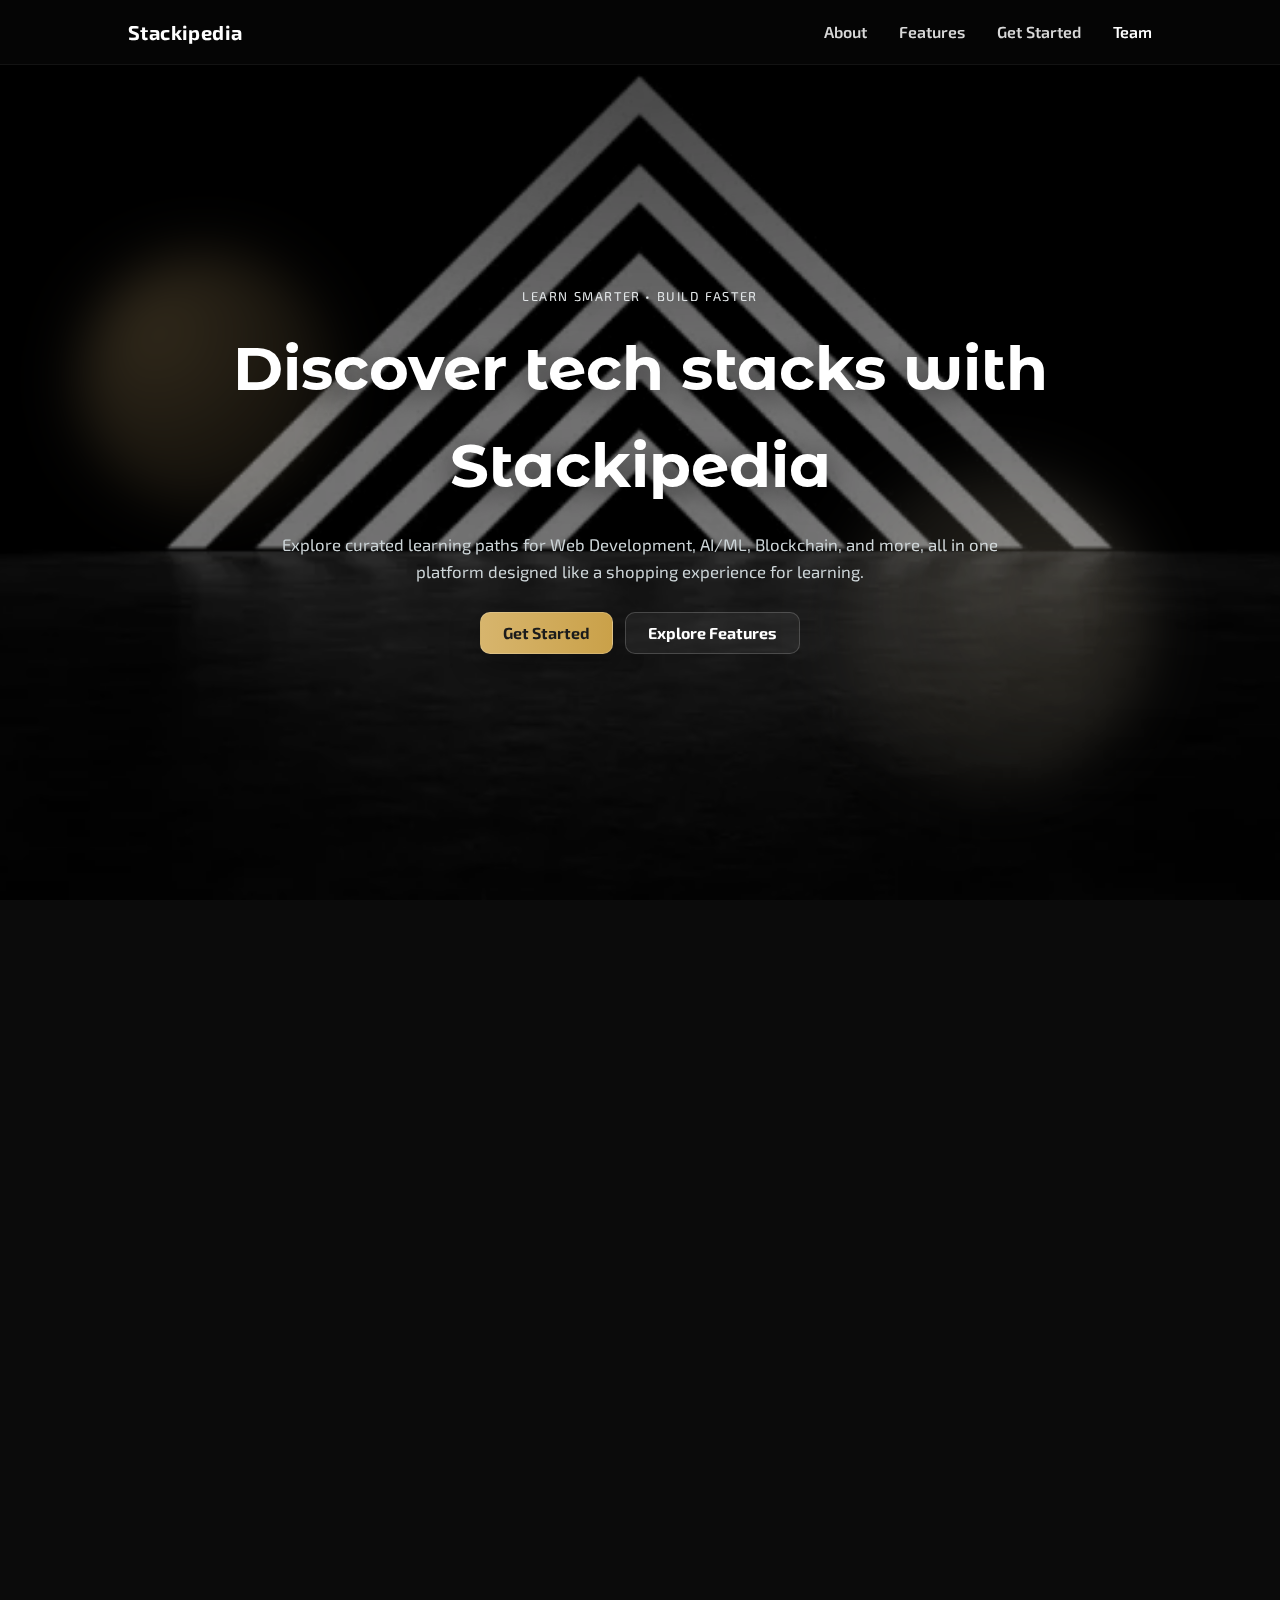
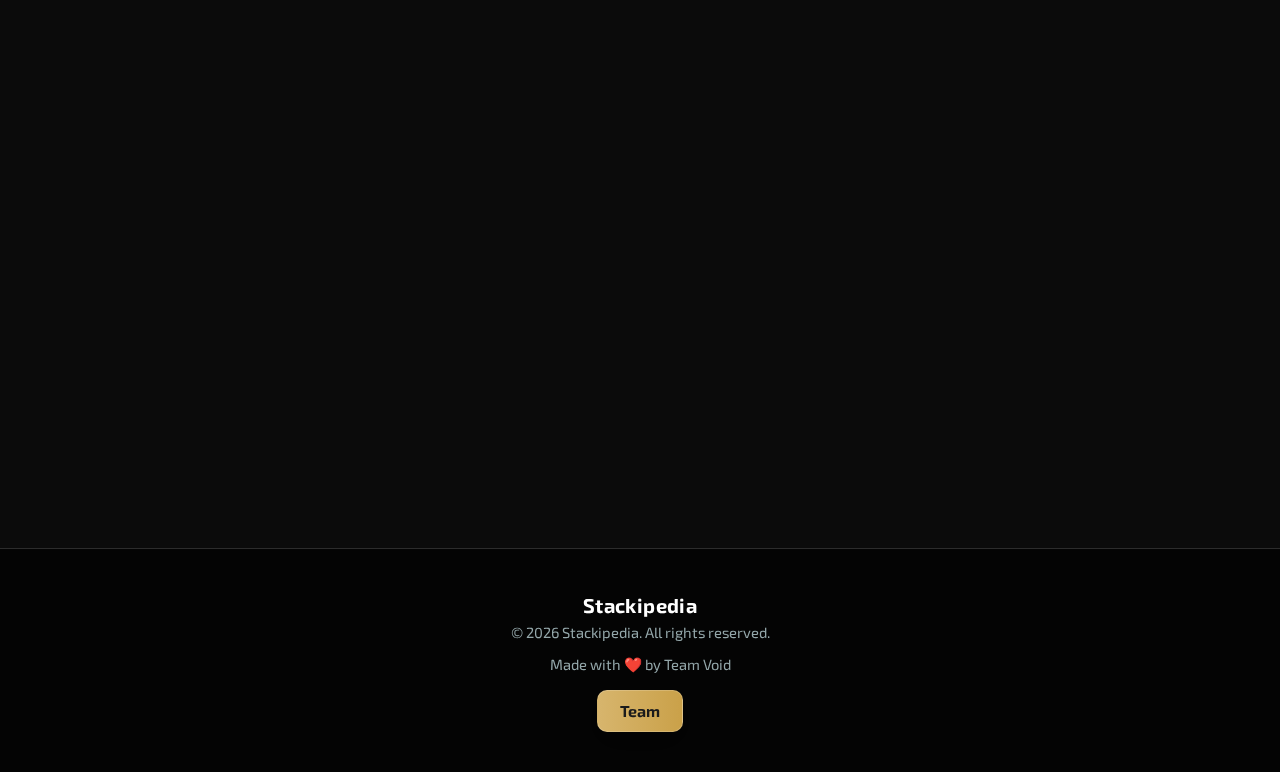
<file: index.html>
<!DOCTYPE html>
<html lang="en">
<head>
  <meta charset="UTF-8">
  <meta name="viewport" content="width=device-width, initial-scale=1.0">
  <title>Stackipedia • Learning Paths</title>
  <link rel="stylesheet" href="landing.css">
  <link href="https://fonts.googleapis.com/css2?family=Montserrat+Alternates:wght@600;700&family=Exo+2:wght@400;600;700&display=swap" rel="stylesheet">
</head>
<body>
  
  <header class="site-header">
    <div class="nav-wrap">
      <div class="logo">Stackipedia</div>
      <button class="nav-toggle" aria-label="Toggle navigation">
        <span></span><span></span><span></span>
      </button>
      <nav class="primary-nav">
        <a href="#about">About</a>
        <a href="#features">Features</a>
        <a href="#getstarted">Get Started</a>
        <a href="#footer_section" class="cta-link">Team</a>
      </nav>
    </div>
  </header>

  <main>
  <section class="hero">
    <div class="hero-inner">
      <p class="eyebrow">Learn smarter • Build faster</p>
      <h1>Discover tech stacks with Stackipedia</h1>
      <p class="subcopy">Explore curated learning paths for Web Development, AI/ML, Blockchain, and more, all in one platform designed like a shopping experience for learning.</p>
      <div class="hero-cta">
        <a href="#getstarted" class="btn">Get Started</a>
        <a href="#features" class="btn btn-ghost">Explore Features</a>
      </div>
    </div>
    <div class="hero-glow" aria-hidden="true"></div>
    <div class="orb orb-a" aria-hidden="true"></div>
    <div class="orb orb-b" aria-hidden="true"></div>
  </section>

  <section id="about" class="section about reveal">
    <h2>About Stackipedia</h2>
    <p>Stackipedia is a learning platform designed like an online shopping site, but instead of products, it offers technology learning paths. Each “stack” includes a description, difficulty level, career opportunities, and a clear roadmap to master the technology. Learners can explore stacks, add them to a personal wishlist, access curated resources, and track their progress—making learning structured, interactive, and fun.</p>
  </section>

  <section id="features" class="section features reveal">
    <h2>Features</h2>
    <div class="grid">
      <div class="card reveal">
        <h3>Explore Stacks</h3>
        <p>Browse technology stacks like Web Development, AI/ML, and Blockchain, each with detailed learning paths and career insights.</p>
      </div>
      <div class="card reveal">
        <h3>Wishlist & Track</h3>
        <p>Add learning paths to your personal wishlist and track your progress to stay organized and motivated.</p>
      </div>
      <div class="card reveal">
        <h3>Curated Resources</h3>
        <p>Access handpicked tutorials, GitHub repositories, blogs, and peer-reviewed materials for each stack.</p>
      </div>
      <div class="card reveal">
        <h3>Peer Ratings & Reviews</h3>
        <p>See ratings and reviews from other learners to decide which stacks are right for you.</p>
      </div>
    </div>
  </section>

  <section id="getstarted" class="section cta reveal">
    <h2>Get Started</h2>
    <p>Sign up, explore stacks, create your wishlist, and start learning today. Stackipedia makes mastering technology as simple as shopping online.</p>
    <a href="login.html" class="btn">Get Started</a>
  </section>
  </main>

  <footer id="footer_section">
    <div class="footer-inner">
      <div class="brand">
        <div class="logo">Stackipedia</div>
        <p class="footnote">© <span id="year"></span> Stackipedia. All rights reserved.</p>
        <p class="footnote">Made with ❤️ by Team Void</p>
        <a  href="team.html" class="btn footer-team-btn">Team</a>
      </div>
    </div>
  </footer>

  <script src="landing.js"></script>
  <script>

    document.getElementById('year').textContent = new Date().getFullYear();
  </script>
</body>
</html>
</file>
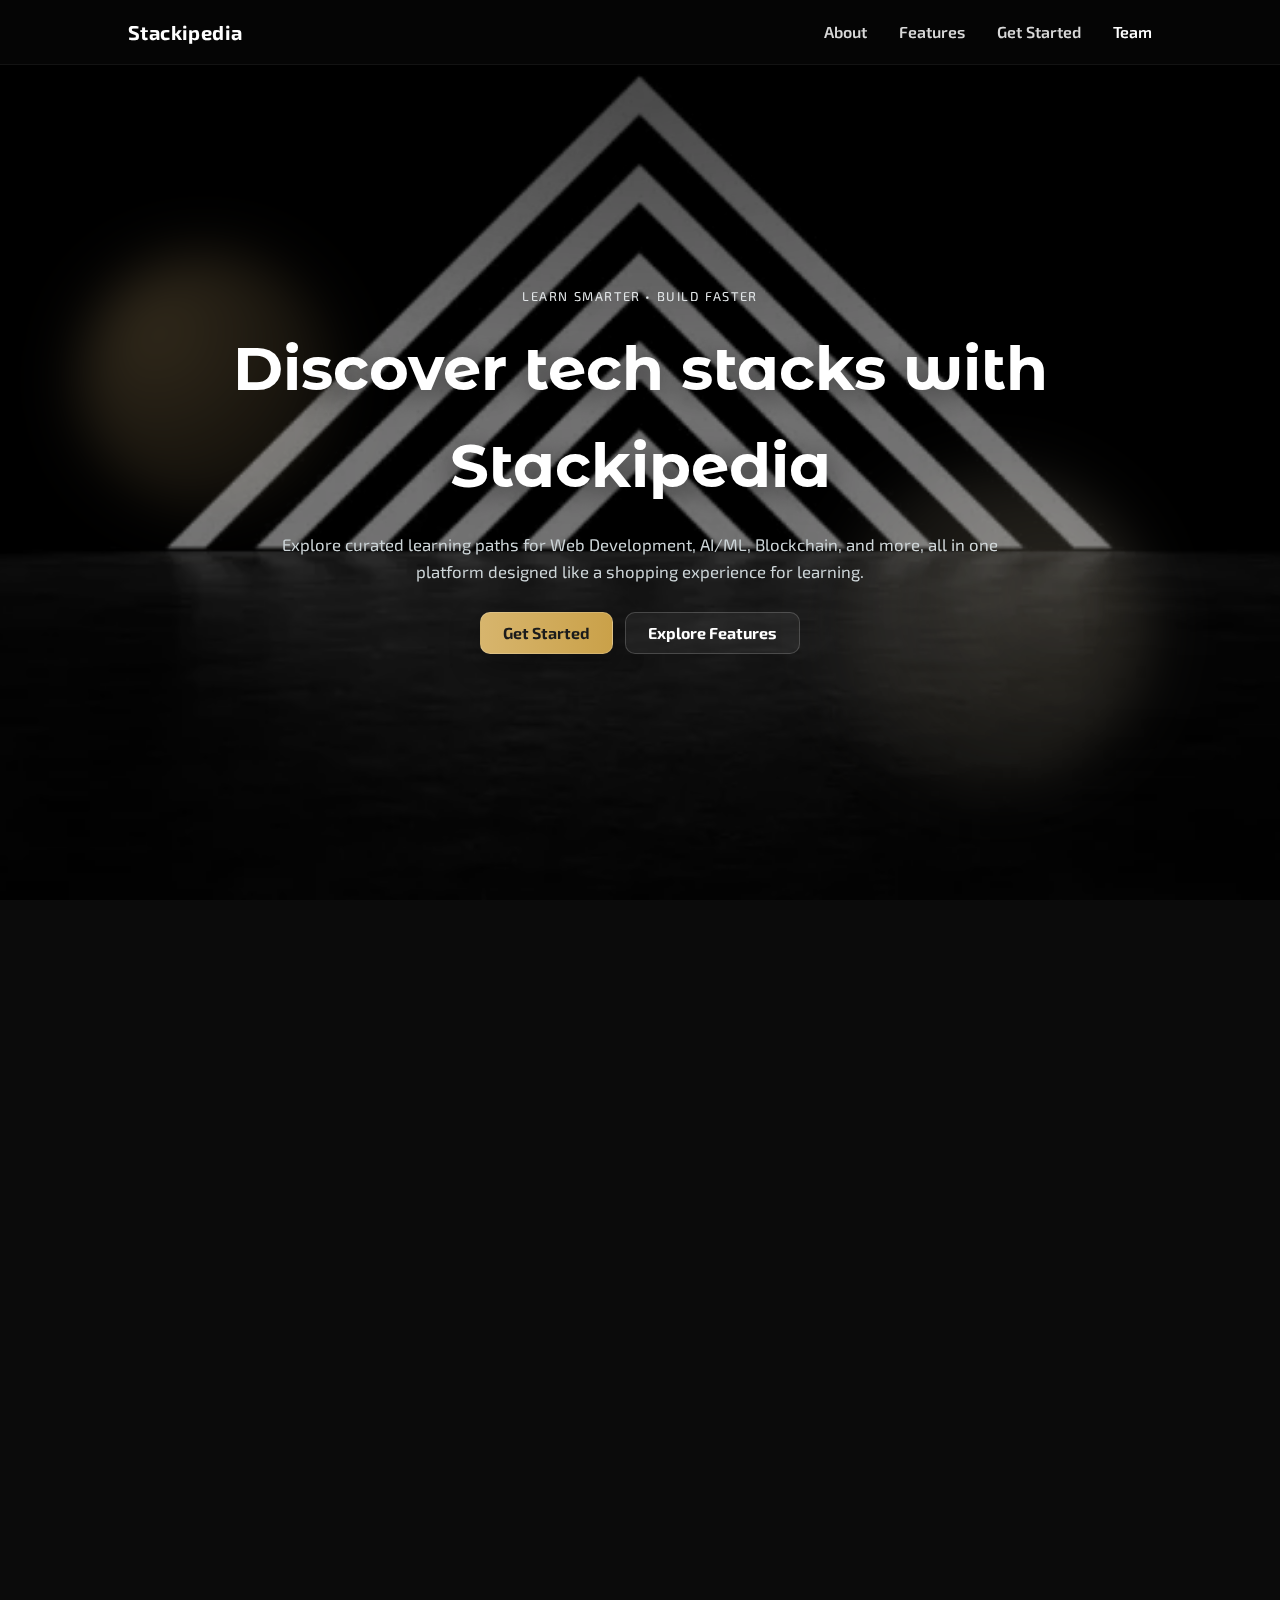
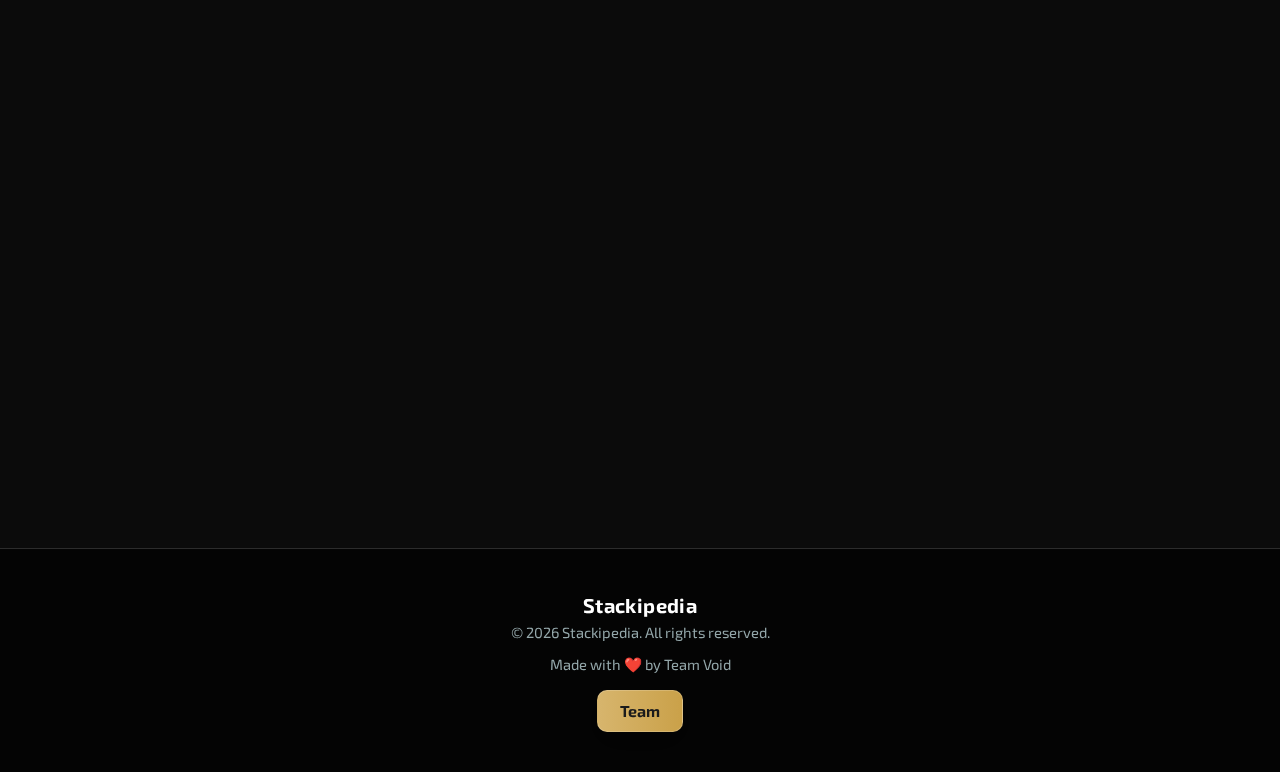
<file: src/pages/index.html>
<!DOCTYPE html>
<html lang="en">
<head>
  <meta charset="UTF-8">
  <meta name="viewport" content="width=device-width, initial-scale=1.0">
  <title>Stackipedia • Learning Paths</title>
  <link rel="stylesheet" href="../styles/landing.css">
  <link href="https://fonts.googleapis.com/css2?family=Montserrat+Alternates:wght@600;700&family=Exo+2:wght@400;600;700&display=swap" rel="stylesheet">
</head>
<body>
  
  <header class="site-header">
    <div class="nav-wrap">
      <div class="logo">Stackipedia</div>
      <button class="nav-toggle" aria-label="Toggle navigation">
        <span></span><span></span><span></span>
      </button>
      <nav class="primary-nav">
        <a href="#about">About</a>
        <a href="#features">Features</a>
        <a href="#getstarted">Get Started</a>
        <a href="#footer_section" class="cta-link">Team</a>
      </nav>
    </div>
  </header>

  <main>
  <section class="hero">
    <div class="hero-inner">
      <p class="eyebrow">Learn smarter • Build faster</p>
      <h1>Discover tech stacks with Stackipedia</h1>
      <p class="subcopy">Explore curated learning paths for Web Development, AI/ML, Blockchain, and more, all in one platform designed like a shopping experience for learning.</p>
      <div class="hero-cta">
        <a href="#getstarted" class="btn">Get Started</a>
        <a href="#features" class="btn btn-ghost">Explore Features</a>
      </div>
    </div>
    <div class="hero-glow" aria-hidden="true"></div>
    <div class="orb orb-a" aria-hidden="true"></div>
    <div class="orb orb-b" aria-hidden="true"></div>
  </section>

  <section id="about" class="section about reveal">
    <h2>About Stackipedia</h2>
    <p>Stackipedia is a learning platform designed like an online shopping site, but instead of products, it offers technology learning paths. Each “stack” includes a description, difficulty level, career opportunities, and a clear roadmap to master the technology. Learners can explore stacks, add them to a personal wishlist, access curated resources, and track their progress—making learning structured, interactive, and fun.</p>
  </section>

  <section id="features" class="section features reveal">
    <h2>Features</h2>
    <div class="grid">
      <div class="card reveal">
        <h3>Explore Stacks</h3>
        <p>Browse technology stacks like Web Development, AI/ML, and Blockchain, each with detailed learning paths and career insights.</p>
      </div>
      <div class="card reveal">
        <h3>Wishlist & Track</h3>
        <p>Add learning paths to your personal wishlist and track your progress to stay organized and motivated.</p>
      </div>
      <div class="card reveal">
        <h3>Curated Resources</h3>
        <p>Access handpicked tutorials, GitHub repositories, blogs, and peer-reviewed materials for each stack.</p>
      </div>
      <div class="card reveal">
        <h3>Peer Ratings & Reviews</h3>
        <p>See ratings and reviews from other learners to decide which stacks are right for you.</p>
      </div>
    </div>
  </section>

  <section id="getstarted" class="section cta reveal">
    <h2>Get Started</h2>
    <p>Sign up, explore stacks, create your wishlist, and start learning today. Stackipedia makes mastering technology as simple as shopping online.</p>
    <a href="./login.html" class="btn">Get Started</a>
  </section>
  </main>

  <footer id="footer_section">
    <div class="footer-inner">
      <div class="brand">
        <div class="logo">Stackipedia</div>
        <p class="footnote">© <span id="year"></span> Stackipedia. All rights reserved.</p>
        <p class="footnote">Made with ❤️ by Team Void</p>
        <a  href="./team.html" class="btn footer-team-btn">Team</a>
      </div>
    </div>
  </footer>

  <script src="../scripts/landing.js"></script>
  <script>

    document.getElementById('year').textContent = new Date().getFullYear();
  </script>
</body>
</html>
</file>
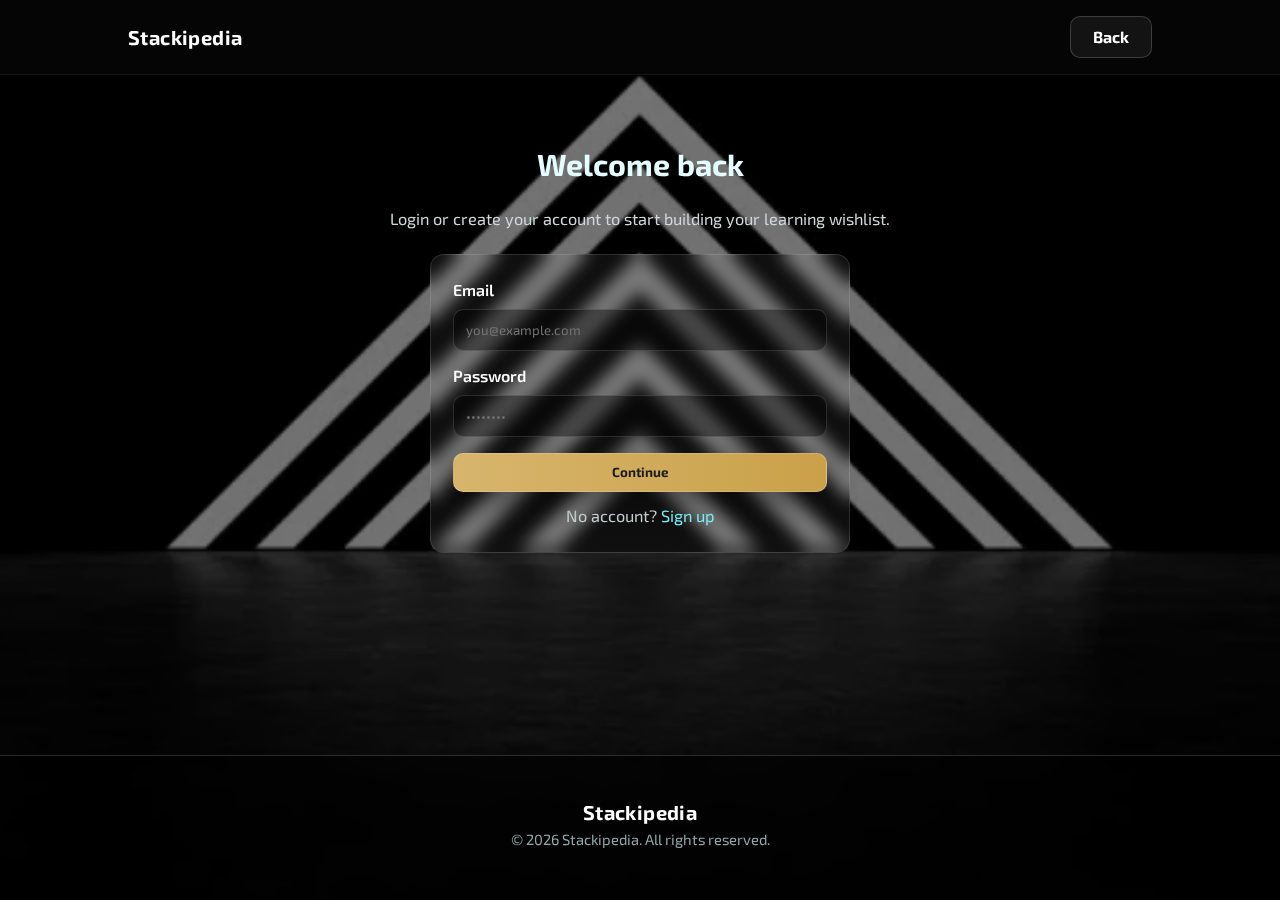
<file: login.html>
<!DOCTYPE html>
<html lang="en">
<head>
  <meta charset="UTF-8">
  <meta name="viewport" content="width=device-width, initial-scale=1.0">
  <title>Stackipedia • Login / Sign Up</title>
  <link rel="stylesheet" href="landing.css">
  <link href="https://fonts.googleapis.com/css2?family=Montserrat+Alternates:wght@600;700&family=Exo+2:wght@400;600;700&display=swap" rel="stylesheet">
</head>
<body>
  <header class="site-header">
    <div class="nav-wrap">
      <div class="logo">Stackipedia</div>
      <a href="index.html" class="btn btn-ghost">Back</a>
    </div>
  </header>

  <main>
    <section class="section" style="padding-top:140px;">
      <h2>Welcome back</h2>
      <p>Login or create your account to start building your learning wishlist.</p>
      <div style="max-width:420px;margin:22px auto 0;text-align:left;background:rgba(255,255,255,0.06);border:1px solid rgba(255,255,255,0.12);border-radius:14px;padding:22px;backdrop-filter:blur(8px);">
        <label style="display:block;font-weight:600;margin-bottom:6px;">Email</label>
        <input type="email" placeholder="you@example.com" style="width:100%;padding:12px;border-radius:10px;border:1px solid rgba(255,255,255,0.14);background:rgba(0,0,0,0.4);color:#fff;margin-bottom:12px;">
        <label style="display:block;font-weight:600;margin-bottom:6px;">Password</label>
        <input type="password" placeholder="••••••••" style="width:100%;padding:12px;border-radius:10px;border:1px solid rgba(255,255,255,0.14);background:rgba(0,0,0,0.4);color:#fff;margin-bottom:16px;">
        <button class="btn" style="width:100%">Continue</button>
        <p style="margin-top:10px;color:#cfd9da;text-align:center;">No account? <a href="#" style="color:#7ef9ff;">Sign up</a></p>
      </div>
    </section>
  </main>

  <footer>
    <div class="footer-inner">
      <div class="brand">
        <div class="logo">Stackipedia</div>
        <p class="footnote">© <span id="year"></span> Stackipedia. All rights reserved.</p>
      </div>
    </div>
  </footer>

  <script>
    document.getElementById('year').textContent = new Date().getFullYear();
  </script>
</body>
</html>
</file>
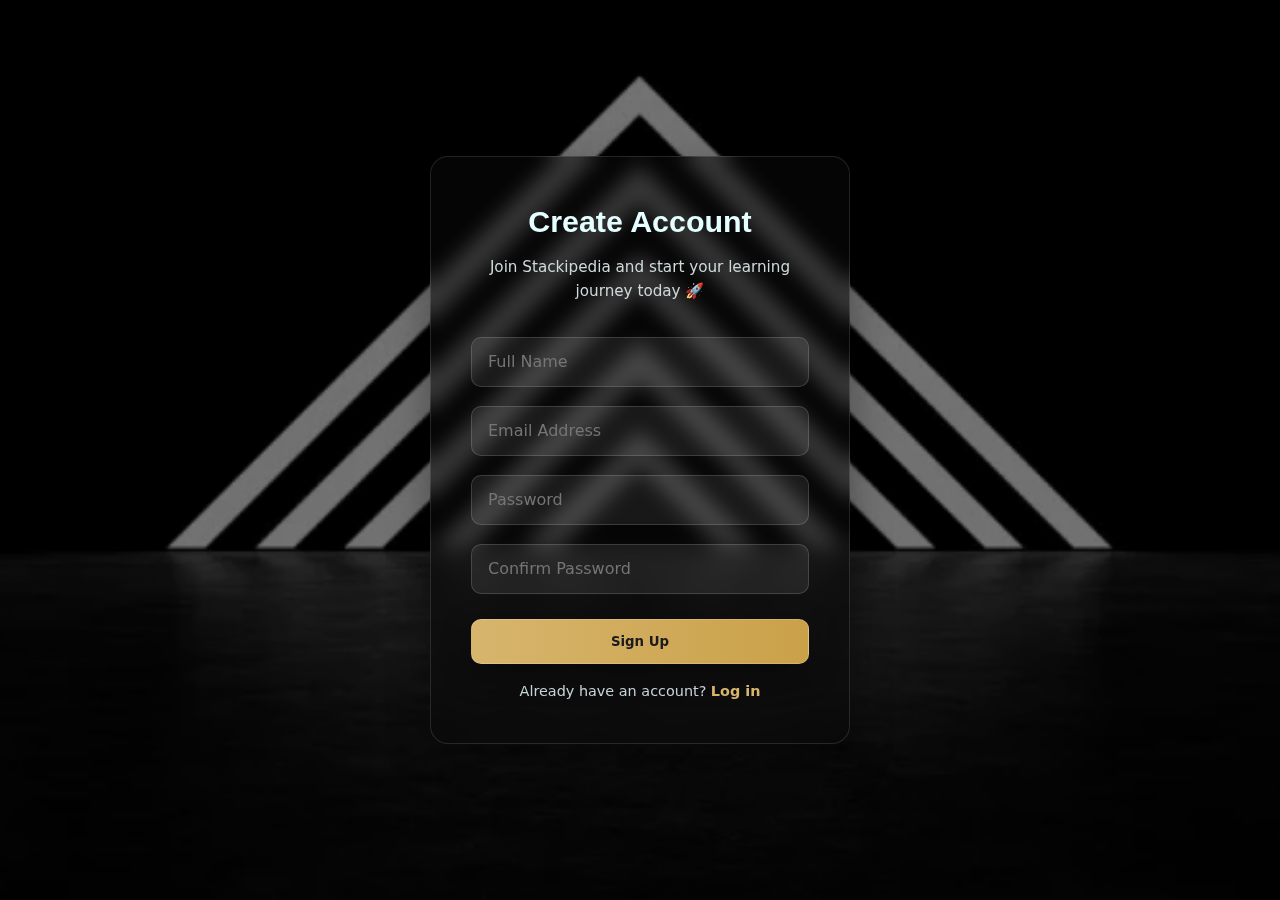
<file: signup.html>
<!DOCTYPE html>
<html lang="en">
<head>
  <meta charset="UTF-8">
  <meta name="viewport" content="width=device-width, initial-scale=1.0">
  <title>Stackipedia • Sign Up</title>
  <link href="stlyle.css" rel="stylesheet">
 
</head>
<body>
  <div class="signup-container">
    <h1>Create Account</h1>
    <p>Join Stackipedia and start your learning journey today 🚀</p>
    <form action="register.php" method="post">
      <input type="text" name="fullname" placeholder="Full Name" required>
      <input type="email" name="email" placeholder="Email Address" required>
      <input type="password" name="password" placeholder="Password" required>
      <input type="password" name="confirm_password" placeholder="Confirm Password" required>
      <button type="submit" class="btn">Sign Up</button>
    </form>
    <div class="signup-footer">
      Already have an account? <a href="login.html">Log in</a>
    </div>
  </div>
</body>
</html>
</file>
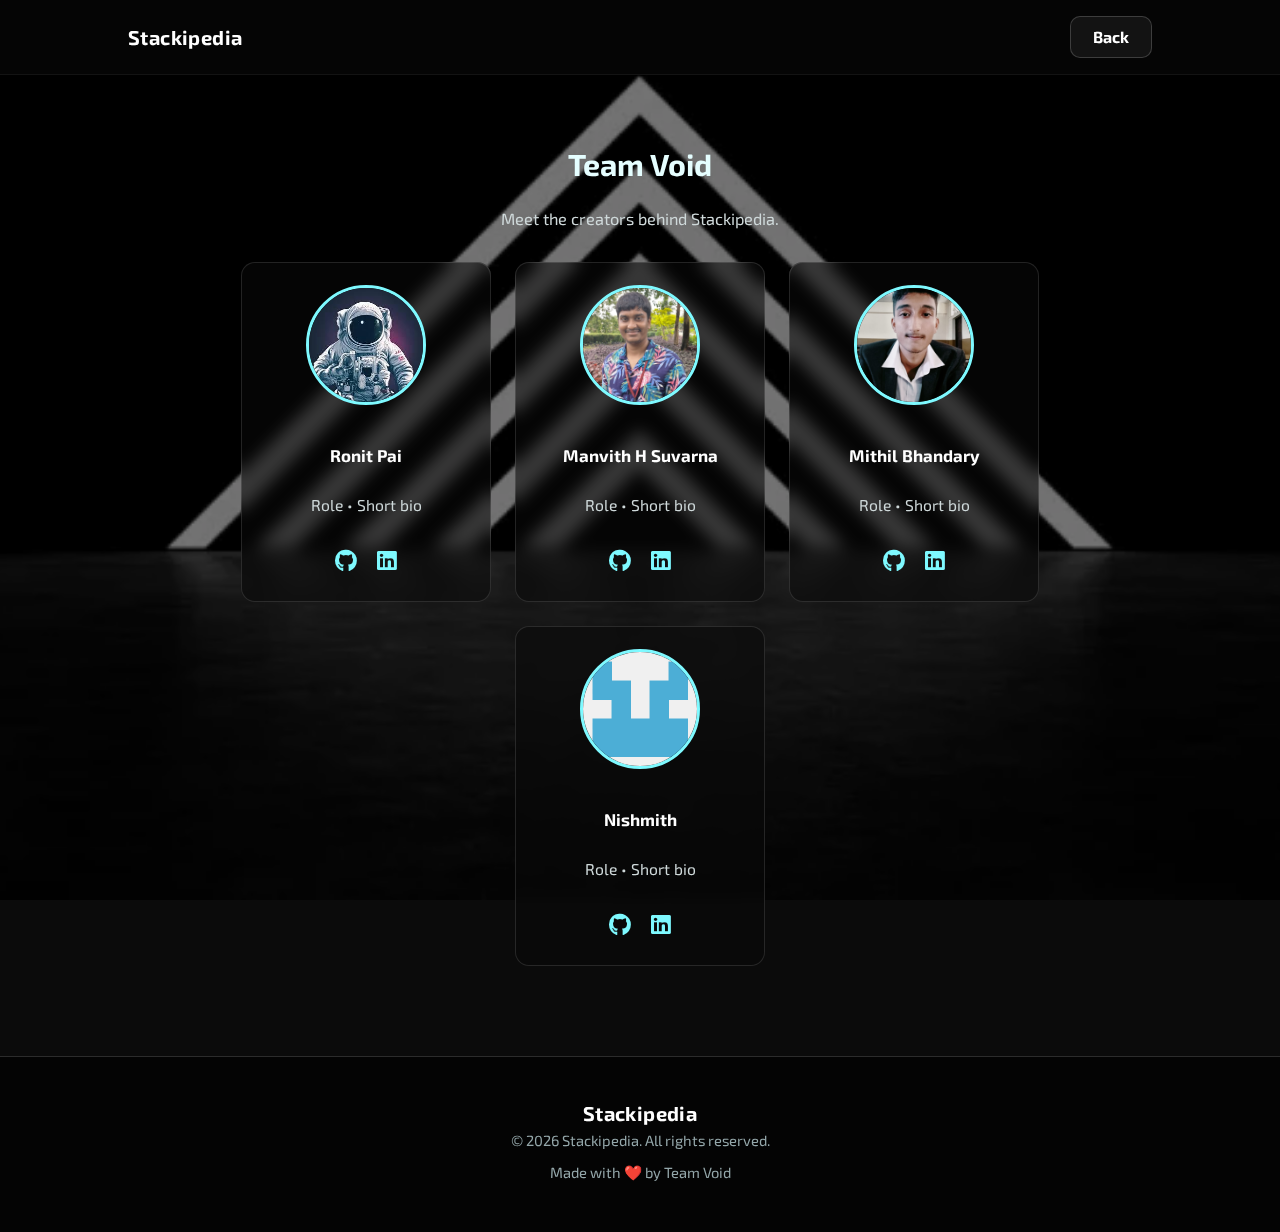
<file: src/pages/team.html>
<!DOCTYPE html>
<html lang="en">
<head>
  <meta charset="UTF-8">
  <meta name="viewport" content="width=device-width, initial-scale=1.0">
  <title>Team Void • Stackipedia</title>
  <link rel="stylesheet" href="../styles/landing.css">
  <link rel="stylesheet" href="https://cdnjs.cloudflare.com/ajax/libs/font-awesome/6.5.0/css/all.min.css">
  <link href="https://fonts.googleapis.com/css2?family=Montserrat+Alternates:wght@600;700&family=Exo+2:wght@400;600;700&display=swap" rel="stylesheet">
  
</head>
<body>
  <header class="site-header">
    <div class="nav-wrap">
      <div class="logo">Stackipedia</div>
      <a href="./index.html" class="btn btn-ghost">Back</a>
    </div>
  </header>

  <main>
    <section class="section" style="padding-top:140px;">
  <h2>Team Void</h2>
  <p>Meet the creators behind Stackipedia.</p>

  <div class="features grid" style="margin-top:24px; gap:24px;">
    
    <div class="card team-card">
      <img src="../../Images/ronit.png" alt="Ronit Pai" class="team-img">
      <h3>Ronit Pai</h3>
      <p>Role • Short bio</p>
      <div class="social-links">
        <a href="https://github.com/Ronit-Pai" target="_blank"><i class="fab fa-github"></i></a>
        <a href="https://www.linkedin.com/in/ronit-pai-85370a356/" target="_blank"><i class="fab fa-linkedin"></i></a>
      </div>
    </div>

    <div class="card team-card">
      <img src="../../Images/manvith.jpg" alt="Manvith H Suvarna" class="team-img">
      <h3>Manvith H Suvarna</h3>
      <p>Role • Short bio</p>
      <div class="social-links">
        <a href="https://github.com/manvith7-max"><i class="fab fa-github"></i></a>
        <a href="https://www.linkedin.com/in/manvith-h-suvarna-b129a6339"><i class="fab fa-linkedin"></i></a>
      </div>
    </div>

    <div class="card team-card">
      <img src="../../Images/mithil.jpg" alt="Mithil" class="team-img">
      <h3>Mithil Bhandary</h3>
      <p>Role • Short bio</p>
      <div class="social-links">
        <a href="https://github.com/Mithil999"><i class="fab fa-github"></i></a>
        <a href="https://www.linkedin.com/in/mithil-bhandary-u-672014324/"><i class="fab fa-linkedin"></i></a>
      </div>
    </div>

    <div class="card team-card">
      <img src="../../Images/nishmith.png" alt="Nishmith" class="team-img">
      <h3>Nishmith</h3>
      <p>Role • Short bio</p>
      <div class="social-links">
        <a href="https://github.com/LemonSharbat" target="_blank"><i class="fab fa-github"></i></a>
        <a href="https://www.linkedin.com/in/nishmith-p-359036327?" target="_blank"><i class="fab fa-linkedin"></i></a>
      </div>
    </div>

  </div>
</section>
  </main>

  <footer>
    <div class="footer-inner">
      <div class="brand">
        <div class="logo">Stackipedia</div>
        <p class="footnote">© <span id="year"></span> Stackipedia. All rights reserved.</p>
        <p class="footnote">Made with ❤️ by Team Void</p>
      </div>
    </div>
  </footer>

  <script>
    document.getElementById('year').textContent = new Date().getFullYear();
  </script>
</body>
</html>
</file>
<file: landing.css>
/* Reset & global styles */
* {
    margin: 0;
    padding: 0;
    box-sizing: border-box;
     font-family: 'Exo 2', system-ui, -apple-system, Segoe UI, Roboto, Helvetica, Arial, sans-serif;
 }
   
  body {
     display: flex;
     flex-direction: column;
     min-height: 100vh;
     background: url('Images/back.jpg') center/cover no-repeat fixed, #0b0b0b;
     color: #ffffff;
     line-height: 1.6;
   }
  
  /* Dark overlay to increase contrast over image */
  body::before {
     content: "";
     position: fixed;
     inset: 0;
     background: linear-gradient(rgba(0,0,0,0.55), rgba(0,0,0,0.55));
     pointer-events: none;
     z-index: -1;
   }
 
 main {
   flex: 1; /* keeps footer at bottom */
 }
 
 a {
     text-decoration: none;
     color: inherit;
 }
 
 /* Header & nav */
.site-header {
    position: fixed;
    top: 0;
    width: 100%;
    z-index: 100;
    background: rgba(10, 10, 10, 0.55);
    backdrop-filter: blur(10px);
    border-bottom: 1px solid rgba(255,255,255,0.06);
 }
 
 .nav-wrap {
    display: flex;
    justify-content: space-between;
    align-items: center;
    padding: 16px 10%;
 }
   
.logo {
    font-size: 1.25rem;
    font-weight: 700;
    letter-spacing: 0.4px;
    color: #ffffff;
 }
 
 .nav-toggle {
    display: none;
    flex-direction: column;
    gap: 6px;
    background: transparent;
    border: 0;
    cursor: pointer;
 }
 .nav-toggle span {
    display: block;
    width: 22px;
    height: 2px;
    background: #ffffff;
    border-radius: 2px;
 }
   
 .primary-nav a {
    margin-left: 28px;
    font-weight: 600;
    color: #d9d9d9;
    transition: color 0.25s ease;
 }
.primary-nav a:hover { color: #d7b56d; }
 .primary-nav .cta-link { color: #ffffff; }
 
 /* Hero */
 .hero {
    min-height: 100vh;
    display: grid;
    align-items: center;
    text-align: center;
    padding: 120px 10% 80px;
    position: relative;
 }
 .hero-inner { max-width: 860px; margin: 0 auto; }
.hero-glow {
    position: absolute;
    inset: 0;
    pointer-events: none;
    background: radial-gradient(900px 420px at 50% 10%, rgba(0,0,0,0.35), transparent 70%);
    filter: blur(10px);
    z-index: -1;
 }
 /* Animated orbs */
.orb { position: absolute; border-radius: 9999px; filter: blur(26px); opacity: 0.35; mix-blend-mode: screen; }
.orb-a { width: 260px; height: 260px; left: 6%; top: 28%; background: radial-gradient(circle at 30% 30%, rgba(255, 214, 140, 0.55), rgba(255,214,140,0.05)); animation: floatA 18s ease-in-out infinite; }
.orb-b { width: 320px; height: 320px; right: 10%; top: 52%; background: radial-gradient(circle at 70% 40%, rgba(255, 238, 200, 0.45), rgba(255,238,200,0.04)); animation: floatB 22s ease-in-out infinite; }
 @keyframes floatA { 0%, 100% { transform: translate3d(0,0,0) scale(1); } 50% { transform: translate3d(18px, -16px, 0) scale(1.06); } }
 @keyframes floatB { 0%, 100% { transform: translate3d(0,0,0) scale(1); } 50% { transform: translate3d(-16px, 14px, 0) scale(1.04); } }
 
.eyebrow { color: #e4e8ea; text-transform: uppercase; font-size: 0.8rem; letter-spacing: 1.6px; margin-bottom: 14px; }
 .hero h1 {
     font-family: 'Montserrat Alternates', system-ui, -apple-system, Segoe UI, Roboto, Helvetica, Arial, sans-serif;
     font-size: clamp(2.6rem, 5vw, 3.8rem);
     margin-bottom: 16px;
     color: #ffffff;
     text-shadow: 0 6px 28px rgba(0,0,0,0.55);
   }
.subcopy {
    font-size: 1.05rem;
    margin: 0 auto 28px;
    max-width: 720px;
    color: #ccd4d7;
 }
  .hero-cta { display: flex; gap: 12px; justify-content: center; flex-wrap: wrap; margin-top: 8px; }
  .hero-cta .btn { flex: 0 1 auto; }
 
.btn {
    padding: 12px 22px;
    background: linear-gradient(90deg, #d7b56d, #caa149);
    color: #1b1b1b;
    font-weight: 700;
    border-radius: 10px;
    border: 1px solid rgba(255,255,255,0.18);
    box-shadow: 0 10px 30px rgba(0,0,0,0.35);
    transition: transform 0.15s ease, filter 0.25s ease;
    position: relative;
    overflow: hidden;
    display: inline-flex;
    align-items: center;
    justify-content: center;
    line-height: 1;
 }
 .btn:hover { transform: translateY(-1px); filter: brightness(1.05); }
 .btn:active { transform: translateY(0); }
.btn::after {
    content: "";
    position: absolute;
    inset: 0;
    background: linear-gradient(120deg, rgba(255,255,255,0.0) 0%, rgba(255,255,255,0.22) 50%, rgba(255,255,255,0.0) 100%);
    transform: translateX(-120%) skewX(-20deg);
    pointer-events: none;
 }
 .btn:hover::after { animation: shimmer 0.9s forwards; }
 @keyframes shimmer { to { transform: translateX(120%) skewX(-20deg); } }
 
.btn.btn-ghost {
    background: rgba(255,255,255,0.06);
    color: #ffffff;
    border: 1px solid rgba(255,255,255,0.18);
    box-shadow: none;
 }
 
 /* Sections */
  .section { padding: 96px 10% 96px; text-align: center; }
 .section h2 { font-size: 1.9rem; margin-bottom: 16px; color: #e5feff; }
 .section p { max-width: 760px; margin: 0 auto; font-size: 1.02rem; line-height: 1.7; color: #cfd9da; }
 
 /* Features grid */
 .features .grid {
    margin-top: 28px;
    display: grid;
    grid-template-columns: repeat(4, 1fr);
    gap: 18px;
 }
.features .card {
    text-align: left;
    padding: 22px;
     background: rgba(10,10,10,0.55);
    border: 1px solid rgba(255,255,255,0.12);
    border-radius: 14px;
    backdrop-filter: blur(8px);
    transform: translateY(6px);
    transition: transform 200ms ease, box-shadow 200ms ease, border-color 200ms ease;
 }
 .features .card:hover {
    transform: translateY(0);
    box-shadow: 0 20px 40px rgba(0,0,0,0.35);
    border-color: rgba(255,255,255,0.22);
 }
 .features .card h3 { color: #ffffff; margin-bottom: 8px; font-size: 1.06rem; }
 .features .card p { margin: 0; color: #cfd9da; font-size: 0.98rem; }
 
 /* CTA section */
 .cta { position: relative; }
.cta::before {
    content: "";
    position: absolute;
    inset: 0;
    background: radial-gradient(420px 220px at 50% 0%, rgba(0, 0, 0, 0.25), transparent 70%);
    z-index: -1;
 }
  
  .cta .btn {
    display: inline-flex;
    align-items: center;
    justify-content: center;
    margin-top: 16px;
    padding: 12px 26px;
    background: linear-gradient(90deg, #d7b56d, #caa149);
    color: #1b1b1b;
    border: 1px solid rgba(255,255,255,0.18);
    box-shadow: 0 10px 30px rgba(0,0,0,0.35);
  }
 
 /* Footer */
footer { background: rgba(0,0,0,0.6); padding: 40px 10%; margin-top: auto; backdrop-filter: blur(8px); border-top: 1px solid rgba(255,255,255,0.16); }
  .footer-inner { display: flex; justify-content: center; align-items: center; gap: 14px; flex-direction: column; max-width: 1200px; margin: 0 auto; text-align: center; }
 footer h2 { color: #e5feff; margin-bottom: 12px; }
 footer p { margin-bottom: 8px; color: #c7d4d6; }
 footer .socials { display: flex; gap: 14px; }
 footer .socials a { color: #9beef2; transition: color 0.25s ease; }
 footer .socials a:hover { color: #ffffff; }
 .footnote { font-size: 0.92rem; color: #94a7aa; }

/* Footer team button */
.footer-team-btn { margin-top: 6px; }
 
 /* Responsive */
 @media (max-width: 900px) {
    .features .grid { grid-template-columns: repeat(2, 1fr); }
 }
 @media (max-width: 640px) {
    .primary-nav { position: absolute; top: 64px; right: 10%; left: 10%; background: rgba(0,0,0,0.7); border: 1px solid rgba(255,255,255,0.12); border-radius: 12px; padding: 14px; display: none; flex-direction: column; }
    .primary-nav.open { display: flex; }
    .primary-nav a { margin: 8px 0; }
    .nav-toggle { display: flex; }
    .features .grid { grid-template-columns: 1fr; }
     footer { text-align: center; }
     .footer-inner { justify-content: center; }
     .hero-cta { flex-direction: column; }
     .hero-cta .btn { width: 100%; }
 }
 
 /* Scroll reveal */
 .reveal { opacity: 0; transform: translateY(16px); transition: opacity 600ms ease, transform 600ms ease; }
 .reveal.visible { opacity: 1; transform: translateY(0); }
 

 /*------------team.login------------*/

.features.grid {
  display: flex;
  justify-content: center;
  align-items: stretch;
  gap: 30px;
  flex-wrap: wrap;
  max-width: 1200px;
  margin: 0 auto;
}


/* Card sizing */
.team-card {
  width: 250px;             
  min-height: 340px;         
  display: flex;
  flex-direction: column;
  align-items: center;      
  justify-content: space-between;
  text-align: center;
  padding: 20px;
  border-radius: 16px;
  background: rgba(255, 255, 255, 0.05);
  transition: transform 0.3s ease, box-shadow 0.3s ease;
}


/* Hover effect */
.team-card:hover {
  transform: translateY(-8px);
  box-shadow: 0 8px 20px rgba(0,0,0,0.25);
}

.team-card h3 {
  font-size: 1.1rem;
  margin: 10px 0 5px;
  word-break: break-word; 
}

/* Team image styling */
.team-img {
  width: 120px;
  height: 120px;
  border-radius: 50%;
  object-fit: cover;
  margin-bottom: 12px;
  border: 3px solid #7ef9ff;
  flex-shrink: 0;
}


/* Social links */
.social-links {
  margin-top: 10px;
}

.social-links a {
  color: #7ef9ff;
  margin: 0 8px;
  font-size: 1.4rem;
  transition: color 0.3s ease;
}

.social-links a:hover {
  color: #00d4ff;
}

/*-----------------------------------------*/
</file>
<file: src/styles/landing.css>
/* Reset & global styles */
* {
   margin: 0;
   padding: 0;
   box-sizing: border-box;
    font-family: 'Exo 2', system-ui, -apple-system, Segoe UI, Roboto, Helvetica, Arial, sans-serif;
}
  
 body {
    display: flex;
    flex-direction: column;
    min-height: 100vh;
    background: url('../../Images/back.jpg') center/cover no-repeat fixed, #0b0b0b;
    color: #ffffff;
    line-height: 1.6;
  }
 
 /* Dark overlay to increase contrast over image */
 body::before {
    content: "";
    position: fixed;
    inset: 0;
    background: linear-gradient(rgba(0,0,0,0.55), rgba(0,0,0,0.55));
    pointer-events: none;
    z-index: -1;
  }

main {
  flex: 1; /* keeps footer at bottom */
}

a {
    text-decoration: none;
    color: inherit;
}

/* Header & nav */
.site-header {
   position: fixed;
   top: 0;
   width: 100%;
   z-index: 100;
   background: rgba(10, 10, 10, 0.55);
   backdrop-filter: blur(10px);
   border-bottom: 1px solid rgba(255,255,255,0.06);
}

.nav-wrap {
   display: flex;
   justify-content: space-between;
   align-items: center;
   padding: 16px 10%;
}
  
.logo {
   font-size: 1.25rem;
   font-weight: 700;
   letter-spacing: 0.4px;
   color: #ffffff;
}

.nav-toggle {
   display: none;
   flex-direction: column;
   gap: 6px;
   background: transparent;
   border: 0;
   cursor: pointer;
}
.nav-toggle span {
   display: block;
   width: 22px;
   height: 2px;
   background: #ffffff;
   border-radius: 2px;
}
  
.primary-nav a {
   margin-left: 28px;
   font-weight: 600;
   color: #d9d9d9;
   transition: color 0.25s ease;
}
.primary-nav a:hover { color: #d7b56d; }
.primary-nav .cta-link { color: #ffffff; }

/* Hero */
.hero {
   min-height: 100vh;
   display: grid;
   align-items: center;
   text-align: center;
   padding: 120px 10% 80px;
   position: relative;
}
.hero-inner { max-width: 860px; margin: 0 auto; }
.hero-glow {
   position: absolute;
   inset: 0;
   pointer-events: none;
   background: radial-gradient(900px 420px at 50% 10%, rgba(0,0,0,0.35), transparent 70%);
   filter: blur(10px);
   z-index: -1;
}
/* Animated orbs */
.orb { position: absolute; border-radius: 9999px; filter: blur(26px); opacity: 0.35; mix-blend-mode: screen; }
.orb-a { width: 260px; height: 260px; left: 6%; top: 28%; background: radial-gradient(circle at 30% 30%, rgba(255, 214, 140, 0.55), rgba(255,214,140,0.05)); animation: floatA 18s ease-in-out infinite; }
.orb-b { width: 320px; height: 320px; right: 10%; top: 52%; background: radial-gradient(circle at 70% 40%, rgba(255, 238, 200, 0.45), rgba(255,238,200,0.04)); animation: floatB 22s ease-in-out infinite; }
@keyframes floatA { 0%, 100% { transform: translate3d(0,0,0) scale(1); } 50% { transform: translate3d(18px, -16px, 0) scale(1.06); } }
@keyframes floatB { 0%, 100% { transform: translate3d(0,0,0) scale(1); } 50% { transform: translate3d(-16px, 14px, 0) scale(1.04); } }

.eyebrow { color: #e4e8ea; text-transform: uppercase; font-size: 0.8rem; letter-spacing: 1.6px; margin-bottom: 14px; }
.hero h1 {
    font-family: 'Montserrat Alternates', system-ui, -apple-system, Segoe UI, Roboto, Helvetica, Arial, sans-serif;
    font-size: clamp(2.6rem, 5vw, 3.8rem);
    margin-bottom: 16px;
    color: #ffffff;
    text-shadow: 0 6px 28px rgba(0,0,0,0.55);
  }
.subcopy {
   font-size: 1.05rem;
   margin: 0 auto 28px;
   max-width: 720px;
   color: #ccd4d7;
}
 .hero-cta { display: flex; gap: 12px; justify-content: center; flex-wrap: wrap; margin-top: 8px; }
 .hero-cta .btn { flex: 0 1 auto; }

.btn {
   padding: 12px 22px;
   background: linear-gradient(90deg, #d7b56d, #caa149);
   color: #1b1b1b;
   font-weight: 700;
   border-radius: 10px;
   border: 1px solid rgba(255,255,255,0.18);
   box-shadow: 0 10px 30px rgba(0,0,0,0.35);
   transition: transform 0.15s ease, filter 0.25s ease;
   position: relative;
   overflow: hidden;
   display: inline-flex;
   align-items: center;
   justify-content: center;
   line-height: 1;
}
.btn:hover { transform: translateY(-1px); filter: brightness(1.05); }
.btn:active { transform: translateY(0); }
.btn::after {
   content: "";
   position: absolute;
   inset: 0;
   background: linear-gradient(120deg, rgba(255,255,255,0.0) 0%, rgba(255,255,255,0.22) 50%, rgba(255,255,255,0.0) 100%);
   transform: translateX(-120%) skewX(-20deg);
   pointer-events: none;
}
.btn:hover::after { animation: shimmer 0.9s forwards; }
@keyframes shimmer { to { transform: translateX(120%) skewX(-20deg); } }

.btn.btn-ghost {
   background: rgba(255,255,255,0.06);
   color: #ffffff;
   border: 1px solid rgba(255,255,255,0.18);
   box-shadow: none;
}

/* Sections */
 .section { padding: 96px 10% 96px; text-align: center; }
.section h2 { font-size: 1.9rem; margin-bottom: 16px; color: #e5feff; }
.section p { max-width: 760px; margin: 0 auto; font-size: 1.02rem; line-height: 1.7; color: #cfd9da; }

/* Features grid */
.features .grid {
   margin-top: 28px;
   display: grid;
   grid-template-columns: repeat(4, 1fr);
   gap: 18px;
}
.features .card {
   text-align: left;
   padding: 22px;
    background: rgba(10,10,10,0.55);
   border: 1px solid rgba(255,255,255,0.12);
   border-radius: 14px;
   backdrop-filter: blur(8px);
   transform: translateY(6px);
   transition: transform 200ms ease, box-shadow 200ms ease, border-color 200ms ease;
}
.features .card:hover {
   transform: translateY(0);
   box-shadow: 0 20px 40px rgba(0,0,0,0.35);
   border-color: rgba(255,255,255,0.22);
}
.features .card h3 { color: #ffffff; margin-bottom: 8px; font-size: 1.06rem; }
.features .card p { margin: 0; color: #cfd9da; font-size: 0.98rem; }

/* CTA section */
.cta { position: relative; }
.cta::before {
   content: "";
   position: absolute;
   inset: 0;
   background: radial-gradient(420px 220px at 50% 0%, rgba(0, 0, 0, 0.25), transparent 70%);
   z-index: -1;
}
 
 .cta .btn {
   display: inline-flex;
   align-items: center;
   justify-content: center;
   margin-top: 16px;
   padding: 12px 26px;
   background: linear-gradient(90deg, #d7b56d, #caa149);
   color: #1b1b1b;
   border: 1px solid rgba(255,255,255,0.18);
   box-shadow: 0 10px 30px rgba(0,0,0,0.35);
 }

 /* Footer */
footer { background: rgba(0,0,0,0.6); padding: 40px 10%; margin-top: auto; backdrop-filter: blur(8px); border-top: 1px solid rgba(255,255,255,0.16); }
 .footer-inner { display: flex; justify-content: center; align-items: center; gap: 14px; flex-direction: column; max-width: 1200px; margin: 0 auto; text-align: center; }
footer h2 { color: #e5feff; margin-bottom: 12px; }
footer p { margin-bottom: 8px; color: #c7d4d6; }
footer .socials { display: flex; gap: 14px; }
footer .socials a { color: #9beef2; transition: color 0.25s ease; }
footer .socials a:hover { color: #ffffff; }
.footnote { font-size: 0.92rem; color: #94a7aa; }

/* Footer team button */
.footer-team-btn { margin-top: 6px; }
 
 /* Responsive */
 @media (max-width: 900px) {
   .features .grid { grid-template-columns: repeat(2, 1fr); }
 }
 @media (max-width: 640px) {
   .primary-nav { position: absolute; top: 64px; right: 10%; left: 10%; background: rgba(0,0,0,0.7); border: 1px solid rgba(255,255,255,0.12); border-radius: 12px; padding: 14px; display: none; flex-direction: column; }
   .primary-nav.open { display: flex; }
   .primary-nav a { margin: 8px 0; }
   .nav-toggle { display: flex; }
   .features .grid { grid-template-columns: 1fr; }
    footer { text-align: center; }
    .footer-inner { justify-content: center; }
    .hero-cta { flex-direction: column; }
    .hero-cta .btn { width: 100%; }
 }
 
 /* Scroll reveal */
 .reveal { opacity: 0; transform: translateY(16px); transition: opacity 600ms ease, transform 600ms ease; }
 .reveal.visible { opacity: 1; transform: translateY(0); }
 

 /*------------team.login------------*/

.features.grid {
 display: flex;
 justify-content: center;
 align-items: stretch;
 gap: 30px;
 flex-wrap: wrap;
 max-width: 1200px;
 margin: 0 auto;
}


/* Card sizing */
.team-card {
 width: 250px;             
 min-height: 340px;         
 display: flex;
 flex-direction: column;
 align-items: center;      
 justify-content: space-between;
 text-align: center;
 padding: 20px;
 border-radius: 16px;
 background: rgba(255, 255, 255, 0.05);
 transition: transform 0.3s ease, box-shadow 0.3s ease;
}


/* Hover effect */
.team-card:hover {
 transform: translateY(-8px);
 box-shadow: 0 8px 20px rgba(0,0,0,0.25);
}

.team-card h3 {
 font-size: 1.1rem;
 margin: 10px 0 5px;
 word-break: break-word; 
}

/* Team image styling */
.team-img {
 width: 120px;
 height: 120px;
 border-radius: 50%;
 object-fit: cover;
 margin-bottom: 12px;
 border: 3px solid #7ef9ff;
 flex-shrink: 0;
}


/* Social links */
.social-links {
 margin-top: 10px;
}

.social-links a {
 color: #7ef9ff;
 margin: 0 8px;
 font-size: 1.4rem;
 transition: color 0.3s ease;
}

.social-links a:hover {
 color: #00d4ff;
}

/*-----------------------------------------*/
</file>
<file: stlyle.css>
/* Reset & global styles */
* {
  margin: 0;
  padding: 0;
  box-sizing: border-box;
  font-family: 'Exo 2', system-ui, -apple-system, Segoe UI, Roboto, Helvetica, Arial, sans-serif;
}

body {
  display: flex;
  justify-content: center;
  align-items: center;
  min-height: 100vh;
  background: url('back.jpg') center/cover no-repeat fixed, #0b0b0b;
  color: #ffffff;
  line-height: 1.6;
}

/* Dark overlay for contrast */
body::before {
  content: "";
  position: fixed;
  inset: 0;
  background: linear-gradient(rgba(0,0,0,0.55), rgba(0,0,0,0.55));
  pointer-events: none;
  z-index: -1;
}

/* Signup container (glass card) */
.signup-container {
  background: rgba(10,10,10,0.55);
  border: 1px solid rgba(255,255,255,0.12);
  border-radius: 18px;
  backdrop-filter: blur(10px);
  padding: 2.5rem;
  width: 100%;
  max-width: 420px;
  text-align: center;
  box-shadow: 0 20px 40px rgba(0,0,0,0.35);
  animation: fadeUp 0.9s ease forwards;
}

/* Title & subtitle */
.signup-container h1 {
  font-family: 'Montserrat Alternates', sans-serif;
  font-size: 1.9rem;
  margin-bottom: 0.6rem;
  color: #e5feff;
}

.signup-container p {
  font-size: 0.95rem;
  color: #cfd9da;
  margin-bottom: 1.5rem;
}

/* Inputs */
.signup-container input {
  width: 100%;
  padding: 0.9rem 1rem;
  margin: 0.6rem 0;
  border-radius: 10px;
  border: 1px solid rgba(255,255,255,0.15);
  background: rgba(255,255,255,0.08);
  color: #fff;
  font-size: 1rem;
  outline: none;
  transition: border 0.25s ease, background 0.25s ease;
}

.signup-container input:focus {
  background: rgba(255,255,255,0.15);
  border-color: #d7b56d;
}

/* Button (same theme as site) */
.btn {
  width: 100%;
  margin-top: 1rem;
  padding: 14px 20px;
  background: linear-gradient(90deg, #d7b56d, #caa149);
  color: #1b1b1b;
  font-weight: 700;
  border-radius: 10px;
  border: 1px solid rgba(255,255,255,0.18);
  box-shadow: 0 10px 30px rgba(0,0,0,0.35);
  cursor: pointer;
  transition: transform 0.15s ease, filter 0.25s ease;
}

.btn:hover {
  transform: translateY(-2px);
  filter: brightness(1.05);
}

.btn:active {
  transform: translateY(0);
}

/* Footer text */
.signup-footer {
  margin-top: 1rem;
  font-size: 0.9rem;
  color: #c7d4d6;
}

.signup-footer a {
  color: #d7b56d;
  font-weight: 600;
  text-decoration: none;
}

.signup-footer a:hover {
  text-decoration: underline;
}

/* Animation */
@keyframes fadeUp {
  from { opacity: 0; transform: translateY(20px); }
  to { opacity: 1; transform: translateY(0); }
}
</file>
